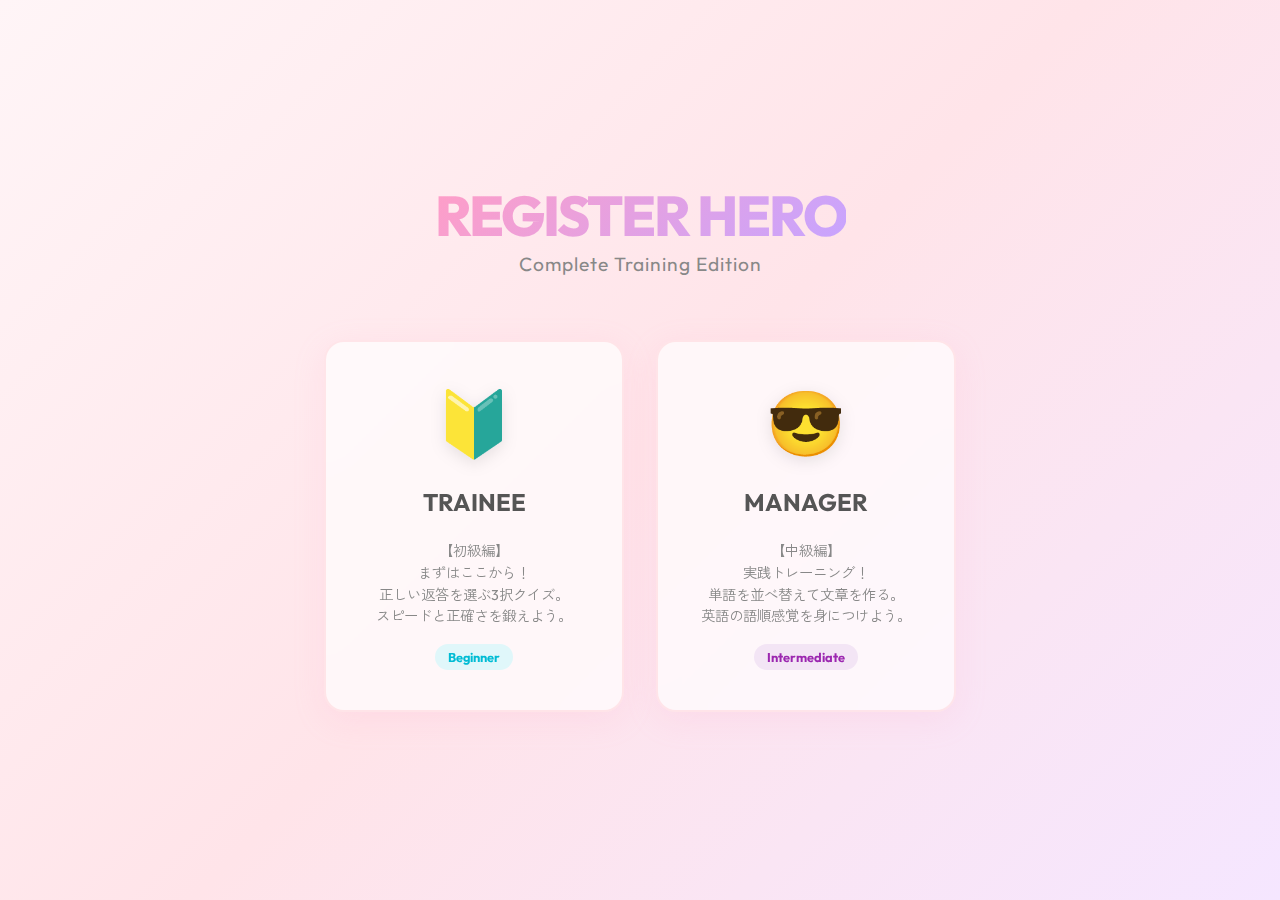
<file: index.html>
<!DOCTYPE html>
<html lang="ja">

<head>
    <meta charset="UTF-8">
    <meta name="viewport" content="width=device-width, initial-scale=1.0">
    <title>Register Hero Full Edition</title>
    <!-- Google Fonts -->
    <link rel="preconnect" href="https://fonts.googleapis.com">
    <link rel="preconnect" href="https://fonts.gstatic.com" crossorigin>
    <link
        href="https://fonts.googleapis.com/css2?family=Outfit:wght@300;500;700&family=Zen+Kaku+Gothic+New:wght@400;700&display=swap"
        rel="stylesheet">
    <link rel="stylesheet" href="style.css">
</head>

<body>
    <div class="container">
        <div class="title-area">
            <h1 class="main-title">REGISTER HERO</h1>
            <p class="subtitle">Complete Training Edition</p>
        </div>

        <div class="mode-cards">
            <!-- Beginner Mode -->
            <a href="./beginner/index.html" class="card">
                <div class="card-icon">🔰</div>
                <div class="card-title">TRAINEE</div>
                <p class="card-desc">
                    【初級編】<br>
                    まずはここから！<br>
                    正しい返答を選ぶ3択クイズ。<br>
                    スピードと正確さを鍛えよう。
                </p>
                <div class="tag trainee">Beginner</div>
            </a>

            <!-- Intermediate Mode -->
            <a href="./intermediate/index.html" class="card">
                <div class="card-icon">😎</div>
                <div class="card-title">MANAGER</div>
                <p class="card-desc">
                    【中級編】<br>
                    実践トレーニング！<br>
                    単語を並べ替えて文章を作る。<br>
                    英語の語順感覚を身につけよう。
                </p>
                <div class="tag manager">Intermediate</div>
            </a>
        </div>
    </div>
</body>

</html>
</file>
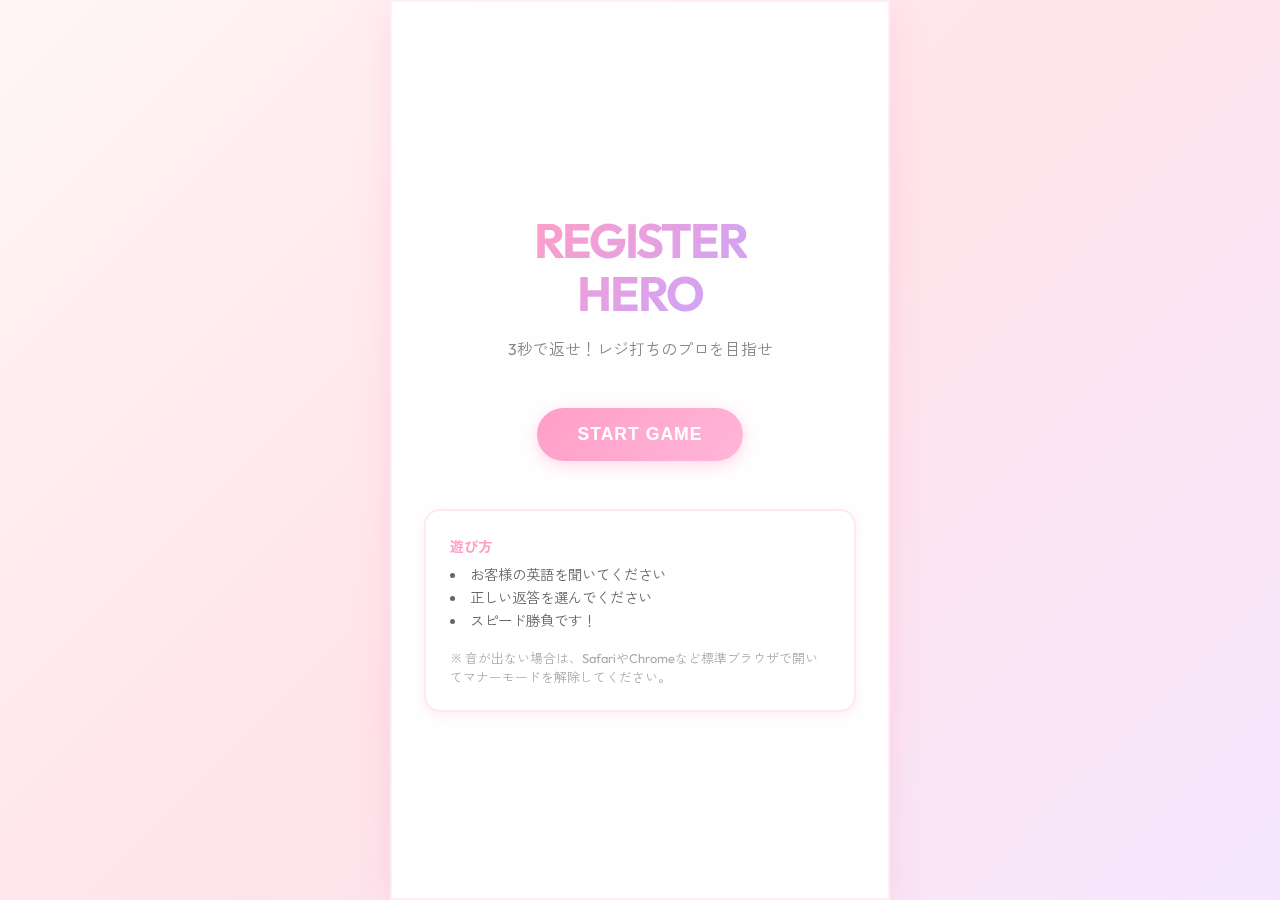
<file: beginner/index.html>
<!DOCTYPE html>
<html lang="ja">

<head>
    <meta charset="UTF-8">
    <meta name="viewport" content="width=device-width, initial-scale=1.0">
    <title>Register Hero - レジ英会話</title>
    <!-- Google Fonts -->
    <link rel="preconnect" href="https://fonts.googleapis.com">
    <link rel="preconnect" href="https://fonts.gstatic.com" crossorigin>
    <link
        href="https://fonts.googleapis.com/css2?family=Outfit:wght@300;500;700&family=Zen+Kaku+Gothic+New:wght@400;700&display=swap"
        rel="stylesheet">
    <link rel="stylesheet" href="style.css?v=10000">
</head>

<body>
    <div class="app-container">
        <!-- Start Screen -->
        <section id="start-screen" class="screen active">
            <h1 class="title">REGISTER <br><span class="highlight">HERO</span></h1>
            <p class="subtitle">3秒で返せ！レジ打ちのプロを目指せ</p>
            <button id="start-btn" class="btn primary-btn">START GAME</button>
            <div class="instructions">
                <h3>遊び方</h3>
                <ul>
                    <li>お客様の英語を聞いてください</li>
                    <li>正しい返答を選んでください</li>
                    <li>スピード勝負です！</li>
                </ul>
                <p style="font-size: 0.8rem; color: #aaa; margin-top: 15px;">※
                    音が出ない場合は、SafariやChromeなど標準ブラウザで開いてマナーモードを解除してください。</p>
            </div>
        </section>

        <!-- Game Screen -->
        <section id="game-screen" class="screen hidden">
            <div class="hud">
                <div class="header">
                    <h1>TRAINEE MODE</h1>
                    <a href="../index.html" class="quit-btn" style="text-decoration: none; font-size: 1.2rem;">🏠</a>
                </div>
                <div class="timer-bar">
                    <div id="timer-fill"></div>
                </div>
                <div class="hud-info">
                    <span id="question-counter" class="question-counter">1/10</span>
                    <div class="score-board">Score: <span id="score-display">0</span></div>
                </div>
            </div>

            <div class="character-area">
                <div class="customer-avatar">👤</div>
                <div class="speech-bubble" id="speech-bubble">
                    <button id="replay-btn" aria-label="もう一度聞く">🔊</button>
                    <p id="question-text">...</p>
                </div>
            </div>

            <div class="options-grid" id="options-container">
                <!-- Options will be injected here -->
            </div>
            <div id="feedback-msg" class="feedback hidden"></div>
            <div id="next-btn-container" class="next-btn-area hidden">
                <button id="next-btn" class="btn primary-btn">NEXT QUESTION ▶</button>
            </div>
        </section>

        <!-- Result Screen -->
        <section id="result-screen" class="screen hidden">
            <h2>RESULT</h2>
            <div class="final-score">
                <span class="score-label">Total Score</span>
                <span id="final-score-display">0</span>
            </div>
            <p id="rank-display">Rank: Trainee</p>
            <button id="retry-btn" class="btn secondary-btn">PLAY AGAIN</button>
            <a href="../index.html" class="btn secondary-btn"
                style="margin-top: 10px; border: none; font-size: 0.9rem;">🏠 HOME</a>
        </section>
    </div>
    <script src="../js/audio-manager.js"></script>
    <script src="../js/questions.js"></script>
    <script src="script.js?v=10000"></script>
</body>

</html>
</file>
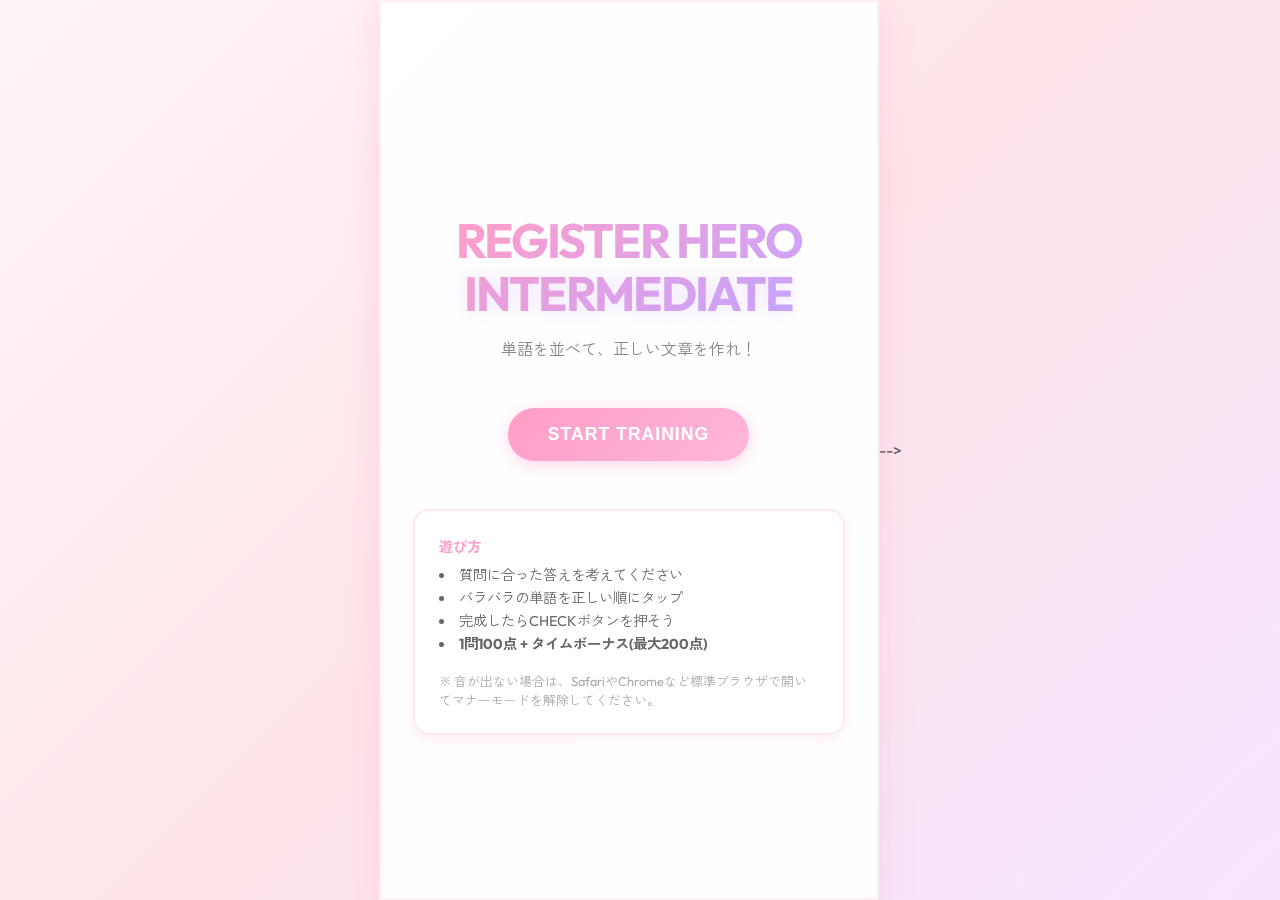
<file: intermediate/index.html>
<!DOCTYPE html>
<html lang="ja">

<head>
    <meta charset="UTF-8">
    <meta name="viewport" content="width=device-width, initial-scale=1.0">
    <title>Register Hero 2 - Sentence Builder</title>
    <!-- Google Fonts -->
    <link rel="preconnect" href="https://fonts.googleapis.com">
    <link rel="preconnect" href="https://fonts.gstatic.com" crossorigin>
    <link
        href="https://fonts.googleapis.com/css2?family=Outfit:wght@300;500;700&family=Zen+Kaku+Gothic+New:wght@400;700&display=swap"
        rel="stylesheet">
    <link rel="stylesheet" href="style.css?v=9999">
</head>

<body>
    <div class="app-container">
        <!-- Start Screen -->
        <section id="start-screen" class="screen active">
            <h1 class="title">REGISTER HERO <br><span class="highlight">INTERMEDIATE</span></h1>
            <p class="subtitle">単語を並べて、正しい文章を作れ！</p>
            <button id="start-btn" class="btn primary-btn">START TRAINING</button>
            <div class="instructions">
                <h3>遊び方</h3>
                <ul>
                    <li>質問に合った答えを考えてください</li>
                    <li>バラバラの単語を正しい順にタップ</li>
                    <li>完成したらCHECKボタンを押そう</li>
                    <li><strong>1問100点 + タイムボーナス(最大200点)</strong></li>
                </ul>
                <p style="font-size: 0.8rem; color: #aaa; margin-top: 15px;">※
                    音が出ない場合は、SafariやChromeなど標準ブラウザで開いてマナーモードを解除してください。</p>
            </div>
        </section>

        <!-- Game Screen -->
        <section id="game-screen" class="screen hidden">
            <div class="hud">
                <div class="header">
                    <h1>MANAGER MODE</h1>
                    <a href="../index.html" class="quit-btn" style="text-decoration: none; font-size: 1.2rem;">🏠</a>
                </div>
                <div class="timer-bar">
                    <div id="timer-fill"></div>
                </div>
                <div class="hud-info">
                    <div class="question-counter">
                        <span id="question-counter">1/10</span>
                    </div>
                    <div class="score-board">Score: <span id="score-display">0</span></div>
                </div>
            </div>

            <div class="character-area">
                <div class="customer-avatar">👤</div>
                <div class="speech-bubble" id="speech-bubble">
                    <button id="replay-btn" aria-label="もう一度聞く">🔊</button>
                    <p id="question-text">...</p>
                </div>
            </div>

            <!-- Sentence Building Area -->
            <div class="sentence-builder-area">

                <!-- Where selected words go -->
                <div class="answer-box">
                    <p class="label">Your Answer:</p>
                    <div id="answer-container" class="word-container">
                        <!-- Selected words appear here -->
                    </div>
                </div>

                <!-- Source pool of words -->
                <div class="word-pool">
                    <p class="label">Tap words to build sentence:</p>
                    <div id="pool-container" class="word-container">
                        <!-- Shuffled words injected here -->
                    </div>
                </div>

            </div>

            <div class="action-area">
                <button id="clear-btn" class="btn secondary-btn">RESET</button>
                <button id="check-btn" class="btn primary-btn" disabled>CHECK ANSWER</button>
                <button id="next-btn" class="btn primary-btn hidden">NEXT QUESTION ▶</button>
            </div>

            <div id="feedback-msg" class="feedback hidden"></div>

        </section>

        <!-- Result Screen -->
        <section id="result-screen" class="screen hidden">
            <h2>MISSION COMPLETED</h2>
            <div class="final-score">
                <span class="score-label">Total Score</span>
                <span id="final-score-display">0</span>
            </div>
            <p id="rank-display">Rank: Trainee</p>
            <button id="retry-btn" class="btn secondary-btn">PLAY AGAIN</button>
            <a href="../index.html" class="btn secondary-btn"
                style="margin-top: 10px; border: none; font-size: 0.9rem;">🏠 HOME</a>
        </section>
    </div>
    <div id="voice-debug" ...></div> -->
    <script src="../js/audio-manager.js"></script>
    <script src="../js/questions.js"></script>
    <script src="script.js?v=9999"></script>
</body>

</html>
</file>
<file: style.css>
:root {
    --bg-color: #FFF5F7;
    --glass-bg: rgba(255, 255, 255, 0.8);
    --primary-color: #FF9EC7;
    --accent-color: #C7A4FF;
    --text-color: #4A4A4A;
}

* {
    box-sizing: border-box;
    margin: 0;
    padding: 0;
}

body {
    font-family: 'Outfit', 'Zen Kaku Gothic New', sans-serif;
    background: linear-gradient(135deg, #FFF5F7 0%, #FFE4E9 50%, #F5E6FF 100%);
    color: var(--text-color);
    display: flex;
    justify-content: center;
    align-items: center;
    min-height: 100vh;
}

.container {
    width: 100%;
    max-width: 800px;
    padding: 2rem;
    display: flex;
    flex-direction: column;
    align-items: center;
    gap: 2rem;
}

.title-area {
    text-align: center;
    margin-bottom: 2rem;
}

.main-title {
    font-size: 3.5rem;
    font-weight: 800;
    line-height: 1;
    letter-spacing: -2px;
    background: linear-gradient(135deg, #FF9EC7, #C7A4FF);
    -webkit-text-fill-color: transparent;
    background-clip: text;
    margin-bottom: 0.5rem;
}

.subtitle {
    font-size: 1.2rem;
    color: #888;
    letter-spacing: 1px;
}

.mode-cards {
    display: flex;
    gap: 2rem;
    width: 100%;
    justify-content: center;
    flex-wrap: wrap;
}

.card {
    background: rgba(255, 255, 255, 0.7);
    backdrop-filter: blur(10px);
    border: 2px solid rgba(255, 182, 193, 0.3);
    border-radius: 20px;
    padding: 2.5rem;
    width: 300px;
    text-align: center;
    transition: all 0.3s ease;
    cursor: pointer;
    text-decoration: none;
    color: inherit;
    box-shadow: 0 8px 32px rgba(255, 158, 199, 0.15);
    display: flex;
    flex-direction: column;
    align-items: center;
    gap: 1rem;
}

.card:hover {
    transform: translateY(-10px);
    background: rgba(255, 255, 255, 0.9);
    box-shadow: 0 15px 40px rgba(255, 158, 199, 0.3);
    border-color: var(--primary-color);
}

.card-icon {
    font-size: 4rem;
    margin-bottom: 0.5rem;
    filter: drop-shadow(0 4px 8px rgba(0, 0, 0, 0.1));
}

.card-title {
    font-size: 1.5rem;
    font-weight: 700;
    margin-bottom: 0.5rem;
    color: #555;
}

.card-desc {
    font-size: 0.9rem;
    color: #888;
    line-height: 1.5;
}

.tag {
    display: inline-block;
    padding: 0.3rem 0.8rem;
    border-radius: 50px;
    font-size: 0.8rem;
    font-weight: bold;
    margin-top: auto;
}

.tag.trainee {
    background: #E0F7FA;
    color: #00BCD4;
}

.tag.manager {
    background: #F3E5F5;
    color: #9C27B0;
}

@media (max-width: 600px) {
    .mode-cards {
        flex-direction: column;
        align-items: center;
    }

    .card {
        width: 100%;
        max-width: 350px;
    }
}

.card {
    position: relative;
    /* Ensure badges position absolute */
}

.high-score-badge {
    position: absolute;
    top: -10px;
    right: -10px;
    background: linear-gradient(135deg, #FFD700 0%, #FFA000 100%);
    color: #FFF;
    padding: 0.4rem 0.8rem;
    border-radius: 50px;
    font-weight: 800;
    font-size: 0.9rem;
    box-shadow: 0 4px 10px rgba(255, 160, 0, 0.4);
    border: 3px solid #FFF;
    animation: bounceIn 0.8s cubic-bezier(0.175, 0.885, 0.32, 1.275);
    white-space: nowrap;
    text-shadow: 0 1px 2px rgba(0, 0, 0, 0.1);
    transform-origin: center;
    z-index: 100;
}

@keyframes bounceIn {
    0% {
        transform: scale(0) rotate(-10deg);
        opacity: 0;
    }

    60% {
        transform: scale(1.1) rotate(5deg);
        opacity: 1;
    }

    100% {
        transform: scale(1) rotate(0);
        opacity: 1;
    }
}

/* Perfect Stamp Style */
.perfect-stamp {
    position: absolute;
    top: 50%;
    left: 50%;
    transform: translate(-50%, -50%) rotate(-15deg);
    font-size: 3rem;
    font-weight: 900;
    color: #FF0055;
    border: 5px solid #FF0055;
    padding: 0.5rem 2rem;
    border-radius: 10px;
    opacity: 0;
    animation: stampFall 0.5s cubic-bezier(0.175, 0.885, 0.32, 1.275) forwards;
    z-index: 50;
    text-shadow: 2px 2px 0px rgba(0, 0, 0, 0.1);
    background: rgba(255, 255, 255, 0.9);
    letter-spacing: 2px;
}

.perfect-stamp::after {
    content: '★';
    position: absolute;
    top: -20px;
    right: -20px;
    font-size: 2rem;
    color: #FFD700;
    filter: drop-shadow(1px 1px 0 rgba(0, 0, 0, 0.2));
}

@keyframes stampFall {
    0% {
        transform: translate(-50%, -50%) scale(3) rotate(0);
        opacity: 0;
    }

    100% {
        transform: translate(-50%, -50%) scale(1) rotate(-15deg);
        opacity: 1;
    }
}

/* Bilingual Feedback Grid */
.feedback-grid {
    display: flex;
    flex-direction: column;
    gap: 0.8rem;
    margin-top: 0.5rem;
    background: rgba(255, 255, 255, 0.5);
    padding: 0.8rem;
    border-radius: 12px;
}

.feedback-grid .row {
    display: flex;
    align-items: flex-start;
    gap: 0.5rem;
    text-align: left;
}

.feedback-grid .label {
    font-size: 0.8rem;
    font-weight: bold;
    color: #888;
    background: #FFF;
    padding: 0.2rem 0.5rem;
    border-radius: 4px;
    white-space: nowrap;
    min-width: 60px;
    text-align: center;
}

.feedback-grid .content {
    flex: 1;
    display: flex;
    flex-direction: column;
    gap: 0.2rem;
}

.feedback-grid .en {
    font-weight: bold;
    color: #333;
    font-size: 1rem;
}

.feedback-grid .jp {
    font-size: 0.85rem;
    color: #666;
}
</file>
<file: beginner/style.css>
:root {
    --bg-color: #FFF5F7;
    --glass-bg: rgba(255, 255, 255, 0.8);
    --glass-border: rgba(255, 182, 193, 0.3);
    --primary-color: #FF9EC7;
    --accent-color: #C7A4FF;
    --text-color: #4A4A4A;
    --success-color: #A8E6CF;
    --error-color: #FFB6C1;
}

* {
    box-sizing: border-box;
    margin: 0;
    padding: 0;
}

body {
    font-family: 'Outfit', 'Zen Kaku Gothic New', sans-serif;
    background: linear-gradient(135deg, #FFF5F7 0%, #FFE4E9 50%, #F5E6FF 100%);
    color: var(--text-color);
    display: flex;
    justify-content: center;
    align-items: center;
    min-height: 100vh;
}

.app-container {
    width: 100%;
    max-width: 500px;
    height: 100vh;
    background: rgba(255, 255, 255, 0.95);
    backdrop-filter: blur(10px);
    display: flex;
    flex-direction: column;
    overflow: hidden;
    position: relative;
    box-shadow: 0 8px 32px rgba(255, 158, 199, 0.3);
    border: 2px solid rgba(255, 182, 193, 0.2);
}

.screen {
    position: absolute;
    top: 0;
    left: 0;
    width: 100%;
    height: 100%;
    padding: 2rem;
    display: flex;
    flex-direction: column;
    align-items: center;
    transition: opacity 0.3s ease, transform 0.3s ease;
    opacity: 0;
    pointer-events: none;
    transform: scale(0.95);
}

.screen.active {
    opacity: 1;
    pointer-events: all;
    transform: scale(1);
    z-index: 10;
}

.screen.hidden {
    display: none;
}

.title {
    font-size: 3rem;
    font-weight: 700;
    line-height: 1.1;
    text-align: center;
    margin-top: 20vh;
    margin-bottom: 1rem;
    letter-spacing: -2px;
    background: linear-gradient(135deg, #FF9EC7, #C7A4FF);
    -webkit-background-clip: text;
    -webkit-text-fill-color: transparent;
    background-clip: text;
}

.highlight {
    color: var(--accent-color);
}

.subtitle {
    font-size: 1rem;
    color: #888;
    margin-bottom: 3rem;
}

.btn {
    padding: 1rem 2.5rem;
    border-radius: 50px;
    font-size: 1.1rem;
    font-weight: 700;
    border: none;
    cursor: pointer;
    transition: all 0.2s ease;
    text-transform: uppercase;
    letter-spacing: 1px;
}

.primary-btn {
    background: linear-gradient(135deg, #FF9EC7, #FFB6D9);
    color: white;
    box-shadow: 0 4px 15px rgba(255, 158, 199, 0.4);
}

.primary-btn:hover {
    transform: translateY(-2px);
    box-shadow: 0 6px 20px rgba(255, 158, 199, 0.5);
}

.primary-btn:active {
    transform: scale(0.95);
}

.secondary-btn {
    background: white;
    border: 2px solid var(--primary-color);
    color: var(--primary-color);
}

.instructions {
    margin-top: 3rem;
    background: rgba(255, 255, 255, 0.9);
    padding: 1.5rem;
    border-radius: 16px;
    border: 2px solid rgba(255, 182, 193, 0.3);
    width: 100%;
    box-shadow: 0 4px 12px rgba(255, 158, 199, 0.15);
}

.instructions h3 {
    font-size: 0.9rem;
    text-transform: uppercase;
    color: var(--primary-color);
    margin-bottom: 0.5rem;
}

.instructions ul {
    list-style-position: inside;
    font-size: 0.9rem;
    color: #666;
    line-height: 1.6;
}

.hud {
    width: 100%;
    margin-bottom: 1rem;
}

.timer-bar {
    width: 100%;
    height: 8px;
    background: rgba(255, 182, 193, 0.2);
    border-radius: 10px;
    overflow: hidden;
    margin-bottom: 0.5rem;
}

#timer-fill {
    height: 100%;
    background: linear-gradient(90deg, #FF9EC7, #FFB6D9);
    width: 100%;
    transition: width 0.1s linear, background-color 0.3s;
    border-radius: 10px;
}

.score-board {
    text-align: right;
    font-family: 'Outfit', sans-serif;
    font-weight: 700;
    color: #888;
}

#score-display {
    color: var(--primary-color);
    font-size: 1.3rem;
}

.character-area {
    display: flex;
    align-items: center;
    width: 100%;
    margin-bottom: 2rem;
    gap: 15px;
}

.customer-avatar {
    font-size: 3rem;
    background: linear-gradient(135deg, #FFE4E9, #FFF5F7);
    width: 60px;
    height: 60px;
    display: flex;
    align-items: center;
    justify-content: center;
    border-radius: 50%;
    border: 2px solid rgba(255, 182, 193, 0.3);
    box-shadow: 0 4px 12px rgba(255, 158, 199, 0.2);
}

.speech-bubble {
    background: white;
    color: #4A4A4A;
    padding: 1rem;
    border-radius: 16px;
    border-top-left-radius: 4px;
    position: relative;
    flex: 1;
    display: flex;
    align-items: center;
    gap: 10px;
    box-shadow: 0 4px 12px rgba(255, 158, 199, 0.15);
    border: 2px solid rgba(255, 182, 193, 0.2);
}

.speech-bubble p {
    font-weight: 700;
    line-height: 1.4;
    font-size: 1rem;
}

#replay-btn {
    background: none;
    border: none;
    font-size: 1.2rem;
    cursor: pointer;
    color: var(--primary-color);
}

.options-grid {
    display: grid;
    grid-template-columns: 1fr;
    gap: 12px;
    width: 100%;
    margin-bottom: 1rem;
}

.option-btn {
    padding: 1rem 1.5rem;
    background: white;
    border: 2px solid rgba(255, 182, 193, 0.3);
    border-radius: 12px;
    font-size: 1rem;
    font-weight: 600;
    cursor: pointer;
    transition: all 0.2s ease;
    text-align: left;
    color: #4A4A4A;
    box-shadow: 0 2px 8px rgba(255, 158, 199, 0.15);
}

.option-btn:hover {
    transform: translateY(-2px);
    box-shadow: 0 4px 12px rgba(255, 158, 199, 0.25);
    border-color: var(--primary-color);
}

.option-btn:active {
    transform: scale(0.98);
}

.option-btn.correct {
    background: linear-gradient(135deg, #A8E6CF, #8FD9B6);
    color: white;
    border-color: #A8E6CF;
    animation: pulse 0.5s ease;
}

.option-btn.wrong {
    background: linear-gradient(135deg, #FFB6C1, #FFA0AB);
    color: white;
    border-color: #FFB6C1;
}

@keyframes pulse {

    0%,
    100% {
        transform: scale(1);
    }

    50% {
        transform: scale(1.05);
    }
}

.next-btn-area {
    margin-top: 2rem;
    display: flex;
    justify-content: center;
}

.next-btn-area.hidden {
    display: none;
}

.final-score {
    display: flex;
    flex-direction: column;
    align-items: center;
    margin: 3rem 0;
}

.score-label {
    font-size: 1rem;
    color: #888;
    text-transform: uppercase;
    margin-bottom: 0.5rem;
}

#final-score-display {
    font-size: 4rem;
    font-weight: 900;
    background: linear-gradient(135deg, #FF9EC7, #C7A4FF);
    -webkit-background-clip: text;
    -webkit-text-fill-color: transparent;
    background-clip: text;
}

#rank-display {
    font-size: 1.2rem;
    color: #666;
    margin-bottom: 2rem;
}

/* Header for Game Screen */
.header {
    display: flex;
    justify-content: space-between;
    align-items: center;
    width: 100%;
    margin-bottom: 15px;
    padding-bottom: 10px;
    border-bottom: 1px dashed rgba(255, 182, 193, 0.5);
}

.header h1 {
    font-size: 1.2rem;
    color: var(--primary-color);
    margin: 0;
}

.quit-btn {
    background: none;
    border: none;
    cursor: pointer;
    font-size: 1.5rem;
    transition: transform 0.2s;
    opacity: 0.8;
}

.quit-btn:hover {
    transform: scale(1.1);
    opacity: 1;
}

/* --- Visual Enhancements from Intermediate --- */

/* Score Animation Enhanced */
@keyframes scoreUpBig {
    0% {
        transform: translateY(0) scale(1);
    }

    50% {
        transform: translateY(-15px) scale(1.3);
        color: #A8E6CF;
        text-shadow: 0 0 10px #A8E6CF;
    }

    100% {
        transform: translateY(0) scale(1);
    }
}

#score-display.animate {
    animation: scoreUpBig 0.6s ease;
}

/* Retry Mode Styles */
.app-container.retry-mode {
    border: 3px solid #FF6B6B;
    background: linear-gradient(135deg, #FFF0F0 0%, #FFE4E4 100%);
}

.app-container.retry-mode h1,
.app-container.retry-mode .title {
    color: #D32F2F;
}

.app-container.retry-mode .question-counter {
    background: #FF6B6B;
    color: white;
    border: 2px solid #D32F2F;
}

.app-container.retry-mode .question-counter::before {
    content: "RETRY ";
    font-weight: bold;
    font-size: 0.9em;
}

.app-container.retry-mode .header {
    border-bottom: 2px solid rgba(255, 107, 107, 0.3);
}

/* Score Popup Animation */
.score-popup {
    position: absolute;
    top: 60px;
    /* Slight adjustment for flex header */
    right: 20px;
    font-size: 1.5rem;
    font-weight: bold;
    color: #FF9EC7;
    pointer-events: none;
    animation: popUpFade 1.5s ease-out forwards;
    z-index: 20;
    text-shadow: 0 2px 4px rgba(0, 0, 0, 0.1);
    background: rgba(255, 255, 255, 0.9);
    padding: 0.2rem 0.8rem;
    border-radius: 8px;
    box-shadow: 0 4px 10px rgba(0, 0, 0, 0.1);
}

@keyframes popUpFade {
    0% {
        opacity: 0;
        transform: translateY(10px) scale(0.8);
    }

    20% {
        opacity: 1;
        transform: translateY(0) scale(1.2);
    }

    100% {
        opacity: 0;
        transform: translateY(-30px) scale(1);
    }
}
</file>
<file: intermediate/style.css>
:root {
    --bg-color: #FFF5F7;
    --glass-bg: rgba(255, 255, 255, 0.8);
    --glass-border: rgba(255, 182, 193, 0.3);
    --primary-color: #FF9EC7;
    --accent-color: #C7A4FF;
    --text-color: #4A4A4A;
    --success-color: #A8E6CF;
    --error-color: #FFB6C1;
}

* {
    box-sizing: border-box;
    margin: 0;
    padding: 0;
    user-select: none;
}

body {
    font-family: 'Outfit', 'Zen Kaku Gothic New', sans-serif;
    background: linear-gradient(135deg, #FFF5F7 0%, #FFE4E9 50%, #F5E6FF 100%);
    color: var(--text-color);
    display: flex;
    justify-content: center;
    align-items: center;
    min-height: 100vh;
}

.app-container {
    width: 100%;
    max-width: 500px;
    height: 100dvh;
    /* Mobile viewport fix */
    min-height: 100vh;
    /* Fallback */
    background: rgba(255, 255, 255, 0.95);
    backdrop-filter: blur(10px);
    display: flex;
    flex-direction: column;
    overflow: hidden;
    /* Container stays fixed, children scroll */
    position: relative;
    box-shadow: 0 8px 32px rgba(255, 158, 199, 0.3);
    border: 2px solid rgba(255, 182, 193, 0.2);
}

/* Mobile Layout Fix */
@media (max-width: 600px) {
    .app-container {
        height: 100%;
        min-height: 100dvh;
        border: none;
    }
}

.screen {
    position: absolute;
    top: 0;
    left: 0;
    width: 100%;
    height: 100%;
    padding: 2rem;
    display: flex;
    flex-direction: column;
    align-items: center;
    transition: opacity 0.3s ease, transform 0.3s ease;
    opacity: 0;
    pointer-events: none;
    transform: scale(0.95);
    padding-bottom: 20px;
    overflow: hidden;
    /* Prevent full screen scroll, manage internal scroll */
}

@media (max-width: 600px) {
    .screen {
        padding: 0.5rem;
        padding-bottom: 60px;
        /* Space for buttons */
    }
}



.screen.active {
    opacity: 1;
    pointer-events: all;
    transform: scale(1);
    z-index: 10;
}

.screen.hidden {
    display: none;
}

/* Typography */
.title {
    font-size: 3rem;
    font-weight: 700;
    line-height: 1.1;
    text-align: center;
    margin-top: 20vh;
    margin-bottom: 1rem;
    letter-spacing: -2px;
    background: linear-gradient(135deg, #FF9EC7, #C7A4FF);
    -webkit-text-fill-color: transparent;
    background-clip: text;
}

@media (max-height: 800px) {
    .title {
        margin-top: 2vh;
        font-size: 1.8rem;
        margin-bottom: 0.25rem;
    }

    .subtitle {
        margin-bottom: 1rem;
    }

    .character-area {
        margin-bottom: 0.5rem;
    }

    .hud {
        margin-bottom: 0.25rem;
    }

    .sentence-builder-area {
        gap: 0.5rem;
    }

    .word-container {
        min-height: 50px;
        padding: 0.25rem;
    }

    .answer-box .word-container {
        min-height: 50px;
    }
}

.highlight {
    color: var(--accent-color);
    text-shadow: 0 0 20px rgba(199, 164, 255, 0.3);
}

.subtitle {
    font-size: 1rem;
    color: #888;
    margin-bottom: 3rem;
}

/* Buttons */
.btn {
    padding: 1rem 2.5rem;
    border-radius: 50px;
    font-size: 1.1rem;
    font-weight: 700;
    border: none;
    cursor: pointer;
    transition: all 0.2s ease;
    text-transform: uppercase;
    letter-spacing: 1px;
}

.primary-btn {
    background: linear-gradient(135deg, #FF9EC7, #FFB6D9);
    color: white;
    box-shadow: 0 4px 15px rgba(255, 158, 199, 0.4);
}

.primary-btn:hover {
    transform: translateY(-2px);
    box-shadow: 0 6px 20px rgba(255, 158, 199, 0.5);
}

.primary-btn:active {
    transform: scale(0.95);
}

.primary-btn:disabled {
    background: #DDD;
    cursor: not-allowed;
    box-shadow: none;
    opacity: 0.5;
}

.secondary-btn {
    background: white;
    border: 2px solid var(--primary-color);
    color: var(--primary-color);
}

/* Instructions */
.instructions {
    margin-top: 3rem;
    background: rgba(255, 255, 255, 0.9);
    padding: 1.5rem;
    border-radius: 16px;
    border: 2px solid rgba(255, 182, 193, 0.3);
    width: 100%;
    box-shadow: 0 4px 12px rgba(255, 158, 199, 0.15);
}

.instructions h3 {
    font-size: 0.9rem;
    text-transform: uppercase;
    color: var(--primary-color);
    margin-bottom: 0.5rem;
}

.instructions ul {
    list-style-position: inside;
    font-size: 0.9rem;
    color: #666;
    line-height: 1.6;
}

/* Game HUD */
.hud {
    width: 100%;
    margin-bottom: 1rem;
}

.timer-bar {
    width: 100%;
    height: 8px;
    background: rgba(255, 182, 193, 0.2);
    border-radius: 10px;
    overflow: hidden;
    margin-bottom: 0.5rem;
}

#timer-fill {
    height: 100%;
    background: linear-gradient(90deg, #FF9EC7, #FFB6D9);
    width: 100%;
    transition: width 0.1s linear, background-color 0.3s;
    border-radius: 10px;
}

.hud-info {
    display: flex;
    justify-content: space-between;
    align-items: center;
}

.question-counter {
    font-family: 'Outfit', sans-serif;
    font-weight: 700;
    color: white;
    font-size: 1.1rem;
    background: linear-gradient(135deg, #C7A4FF, #D4B5FF);
    padding: 0.4rem 1rem;
    border-radius: 20px;
    box-shadow: 0 2px 10px rgba(199, 164, 255, 0.3);
}

.score-board {
    text-align: right;
    font-family: 'Outfit', sans-serif;
    font-weight: 700;
    color: #888;
}

#score-display {
    color: var(--primary-color);
    font-size: 1.3rem;
}

/* Character & Question */
.character-area {
    display: flex;
    align-items: center;
    width: 100%;
    margin-bottom: 2rem;
    gap: 15px;
}

.customer-avatar {
    font-size: 3rem;
    background: linear-gradient(135deg, #FFE4E9, #FFF5F7);
    width: 60px;
    height: 60px;
    display: flex;
    align-items: center;
    justify-content: center;
    border-radius: 50%;
    border: 2px solid rgba(255, 182, 193, 0.3);
    box-shadow: 0 4px 12px rgba(255, 158, 199, 0.2);
}

.speech-bubble {
    background: white;
    color: #4A4A4A;
    padding: 1rem;
    border-radius: 16px;
    border-top-left-radius: 4px;
    position: relative;
    flex: 1;
    display: flex;
    align-items: center;
    gap: 10px;
    box-shadow: 0 4px 12px rgba(255, 158, 199, 0.15);
    border: 2px solid rgba(255, 182, 193, 0.2);
}

.speech-bubble p {
    font-weight: 700;
    line-height: 1.4;
    font-size: 1rem;
}

#replay-btn {
    background: none;
    border: none;
    font-size: 1.2rem;
    cursor: pointer;
    color: var(--primary-color);
}

/* Sentence Builder UI */
.sentence-builder-area {
    width: 100%;
    flex: 1;
    display: flex;
    flex-direction: column;
    gap: 1rem;
    display: flex;
    flex-direction: column;
    gap: 0.5rem;
    overflow: hidden;
    /* Don't scroll the wrapper */
    min-height: 0;
    flex: 1;
}

.label {
    font-size: 0.8rem;
    text-transform: uppercase;
    color: #999;
    margin-bottom: 0.5rem;
}

.word-container {
    min-height: 60px;
    padding: 0.5rem;
    border-radius: 12px;
    display: flex;
    flex-wrap: wrap;
    gap: 8px;
    align-content: flex-start;
}

.answer-box .word-container {
    background: rgba(255, 158, 199, 0.1);
    border: 2px dashed var(--primary-color);
    min-height: 80px;
}

.word-pool {
    flex: 1;
    overflow-y: auto;
    /* scrollable pool */
    -webkit-overflow-scrolling: touch;
    border: 1px solid rgba(0, 0, 0, 0.05);
    border-radius: 8px;
    padding: 2px;
}

.word-pool .word-container {
    background: transparent;
    align-content: flex-start;
}

/* Word Cards */
.word-card {
    background: white;
    border: 2px solid rgba(255, 182, 193, 0.3);
    padding: 0.4rem 0.8rem;
    border-radius: 8px;
    font-size: 0.95rem;
    cursor: pointer;
    font-family: 'Outfit', sans-serif;
    font-weight: 600;
    transition: transform 0.1s, background-color 0.2s;
    user-select: none;
    box-shadow: 0 2px 8px rgba(255, 158, 199, 0.15);
    color: #4A4A4A;
}

.word-card:hover {
    transform: translateY(-2px);
    box-shadow: 0 4px 12px rgba(255, 158, 199, 0.25);
}

.word-card:active {
    transform: scale(0.95);
}

.answer-box .word-card {
    background: linear-gradient(135deg, #FFE4E9, #FFF5F7);
    color: var(--primary-color);
    border: 2px solid var(--primary-color);
    font-weight: 700;
}

/* Actions */
.action-area {
    width: 100%;
    display: flex;
    justify-content: space-between;
    gap: 10px;
    margin-top: 1rem;
}

.hidden {
    display: none !important;
}

/* Feedback */
.feedback {
    margin-top: 1rem;
    width: 100%;
    animation: fadeIn 0.3s ease-out;
    background: transparent;
    box-shadow: none;
    padding: 0;
    display: flex;
    flex-direction: column;
    gap: 0.5rem;
}

.feedback.error {
    background: var(--error-color);
    color: white;
}

@keyframes popIn {
    from {
        transform: scale(0.8);
        opacity: 0;
    }

    to {
        transform: scale(1);
        opacity: 1;
    }
}

/* Success Animations */
@keyframes celebrateBig {
    0% {
        transform: scale(1);
    }

    25% {
        transform: scale(1.15) rotate(2deg);
    }

    50% {
        transform: scale(1.1) rotate(-2deg);
    }

    75% {
        transform: scale(1.15) rotate(1deg);
    }

    100% {
        transform: scale(1);
    }
}

@keyframes glow {

    0%,
    100% {
        box-shadow: 0 0 10px rgba(168, 230, 207, 0.4);
    }

    50% {
        box-shadow: 0 0 25px rgba(168, 230, 207, 0.8), 0 0 40px rgba(168, 230, 207, 0.4);
    }
}

.word-card.success {
    animation: celebrateBig 0.6s ease, glow 1s ease infinite;
    background: linear-gradient(135deg, #A8E6CF, #8FD9B6) !important;
    color: white !important;
    font-weight: 700 !important;
    border-color: #A8E6CF !important;
}

.msg-box {
    padding: 1rem;
    border-radius: 12px;
    font-weight: 700;
    text-align: center;
    font-size: 1.2rem;
    position: relative;
    box-shadow: 0 4px 15px rgba(0, 0, 0, 0.1);
}

.msg-box.success {
    background: linear-gradient(135deg, #A8E6CF, #8FD9B6);
    font-size: 1.4rem;
    font-weight: 900;
    box-shadow: 0 4px 20px rgba(168, 230, 207, 0.5);
    border: 2px solid #8FD9B6;
}

.msg-box.error {
    background: var(--error-color);
    color: white;
}

.msg-box.success::before {
    content: '✨';
    position: absolute;
    font-size: 2.5rem;
    animation: sparkle 1s ease infinite;
    left: 5%;
    top: 50%;
    transform: translateY(-50%);
}

.msg-box.success::after {
    content: '✨';
    position: absolute;
    font-size: 2.5rem;
    animation: sparkle 1s ease infinite 0.5s;
    right: 5%;
    top: 50%;
    transform: translateY(-50%);
}

@keyframes sparkle {

    0%,
    100% {
        opacity: 0;
        transform: scale(0) translateY(-50%);
    }

    50% {
        opacity: 1;
        transform: scale(1) translateY(-50%);
    }
}

/* Score Animation Enhanced */
@keyframes scoreUpBig {
    0% {
        transform: translateY(0) scale(1);
    }

    50% {
        transform: translateY(-15px) scale(1.3);
        color: #A8E6CF;
        text-shadow: 0 0 10px #A8E6CF;
    }

    100% {
        transform: translateY(0) scale(1);
    }
}

#score-display.animate {
    animation: scoreUpBig 0.6s ease;
}

/* Retry Mode Styles */
.app-container.retry-mode {
    border: 3px solid #FF6B6B;
    background: linear-gradient(135deg, #FFF0F0 0%, #FFE4E4 100%);
}

.app-container.retry-mode .title {
    color: #D32F2F;
}

.app-container.retry-mode .question-counter {
    background: #FF6B6B;
    color: white;
    border: 2px solid #D32F2F;
}

.app-container.retry-mode .question-counter::before {
    content: "RETRY ";
    font-weight: bold;
    font-size: 0.9em;
}

.app-container.retry-mode .hud {
    border-bottom: 2px solid rgba(255, 107, 107, 0.3);
}

/* Score Popup Animation */
.score-popup {
    position: absolute;
    top: 50px;
    right: 20px;
    font-size: 1.5rem;
    font-weight: bold;
    color: #FF9EC7;
    pointer-events: none;
    animation: popUpFade 1.5s ease-out forwards;
    z-index: 20;
    text-shadow: 0 2px 4px rgba(0, 0, 0, 0.1);
    /* White shadow for readability */
    background: rgba(255, 255, 255, 0.8);
    padding: 0.2rem 0.5rem;
    border-radius: 4px;
}

@keyframes popUpFade {
    0% {
        opacity: 0;
        transform: translateY(10px) scale(0.8);
    }

    20% {
        opacity: 1;
        transform: translateY(0) scale(1.2);
    }

    100% {
        opacity: 0;
        transform: translateY(-30px) scale(1);
    }
}

/* Header for Game Screen */
.header {
    display: flex;
    justify-content: space-between;
    align-items: center;
    width: 100%;
    margin-bottom: 5px;
    padding-bottom: 5px;
    border-bottom: 1px dashed rgba(255, 182, 193, 0.5);
}

.header h1 {
    font-size: 1.2rem;
    color: var(--primary-color);
    margin: 0;
}

.quit-btn {
    background: none;
    border: none;
    cursor: pointer;
    font-size: 1.5rem;
    transition: transform 0.2s;
    opacity: 0.8;
}

.quit-btn:hover {
    transform: scale(1.1);
    opacity: 1;
}
</file>
